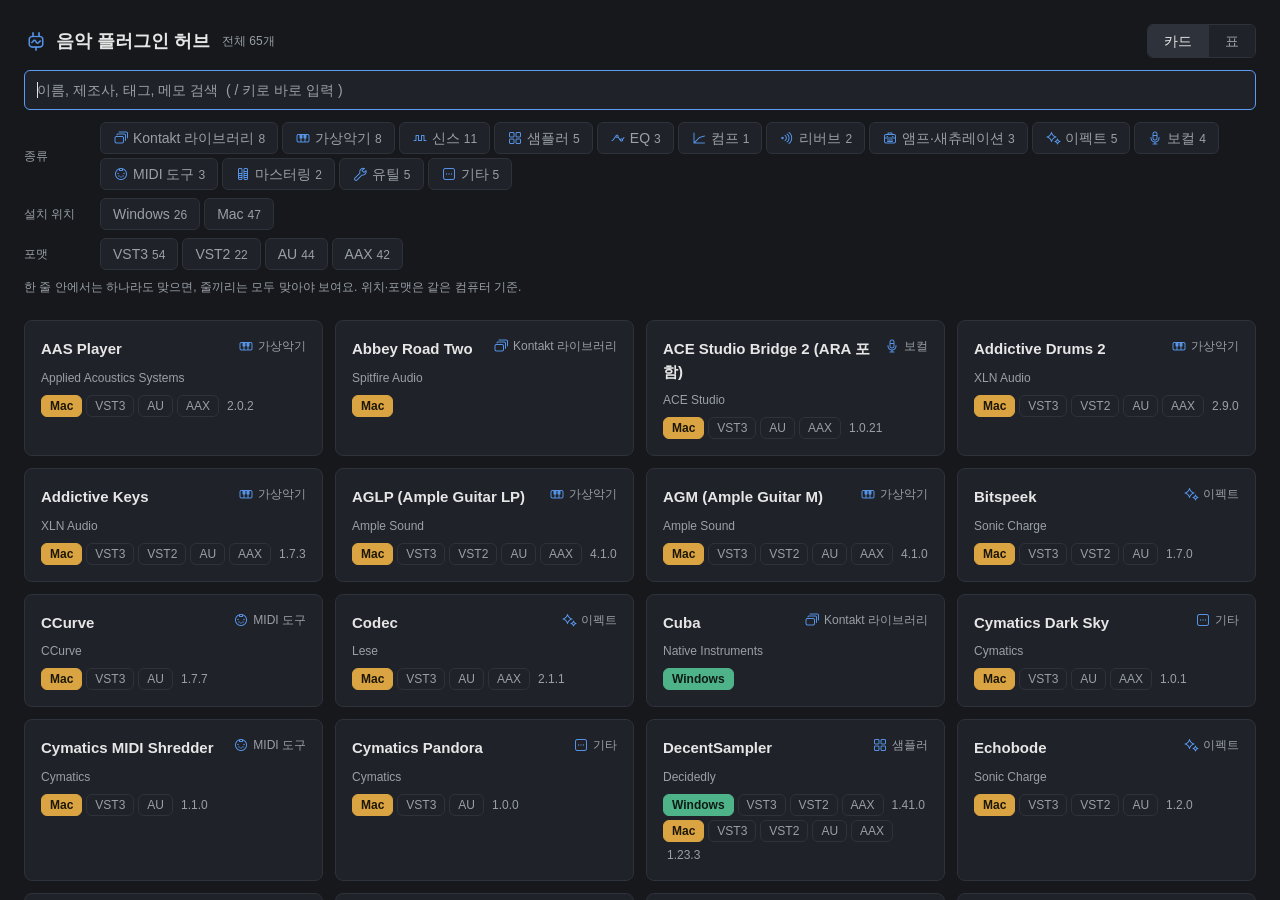
<file: index.html>
<!DOCTYPE html>
<html lang="ko">
<head>
<meta charset="utf-8">
<title>음악 플러그인 허브</title>
<link rel="icon" type="image/png" href="site/icons/logo.png">
<!-- GitHub Pages 첫 주소에서 사이트(site/)로 바로 이동 -->
<meta http-equiv="refresh" content="0; url=site/">
</head>
<body style="background:#16181c;color:#e6e6e6;font-family:sans-serif">
<p><a href="site/" style="color:#5b9cf5">음악 플러그인 허브로 이동</a></p>
</body>
</html>
</file>
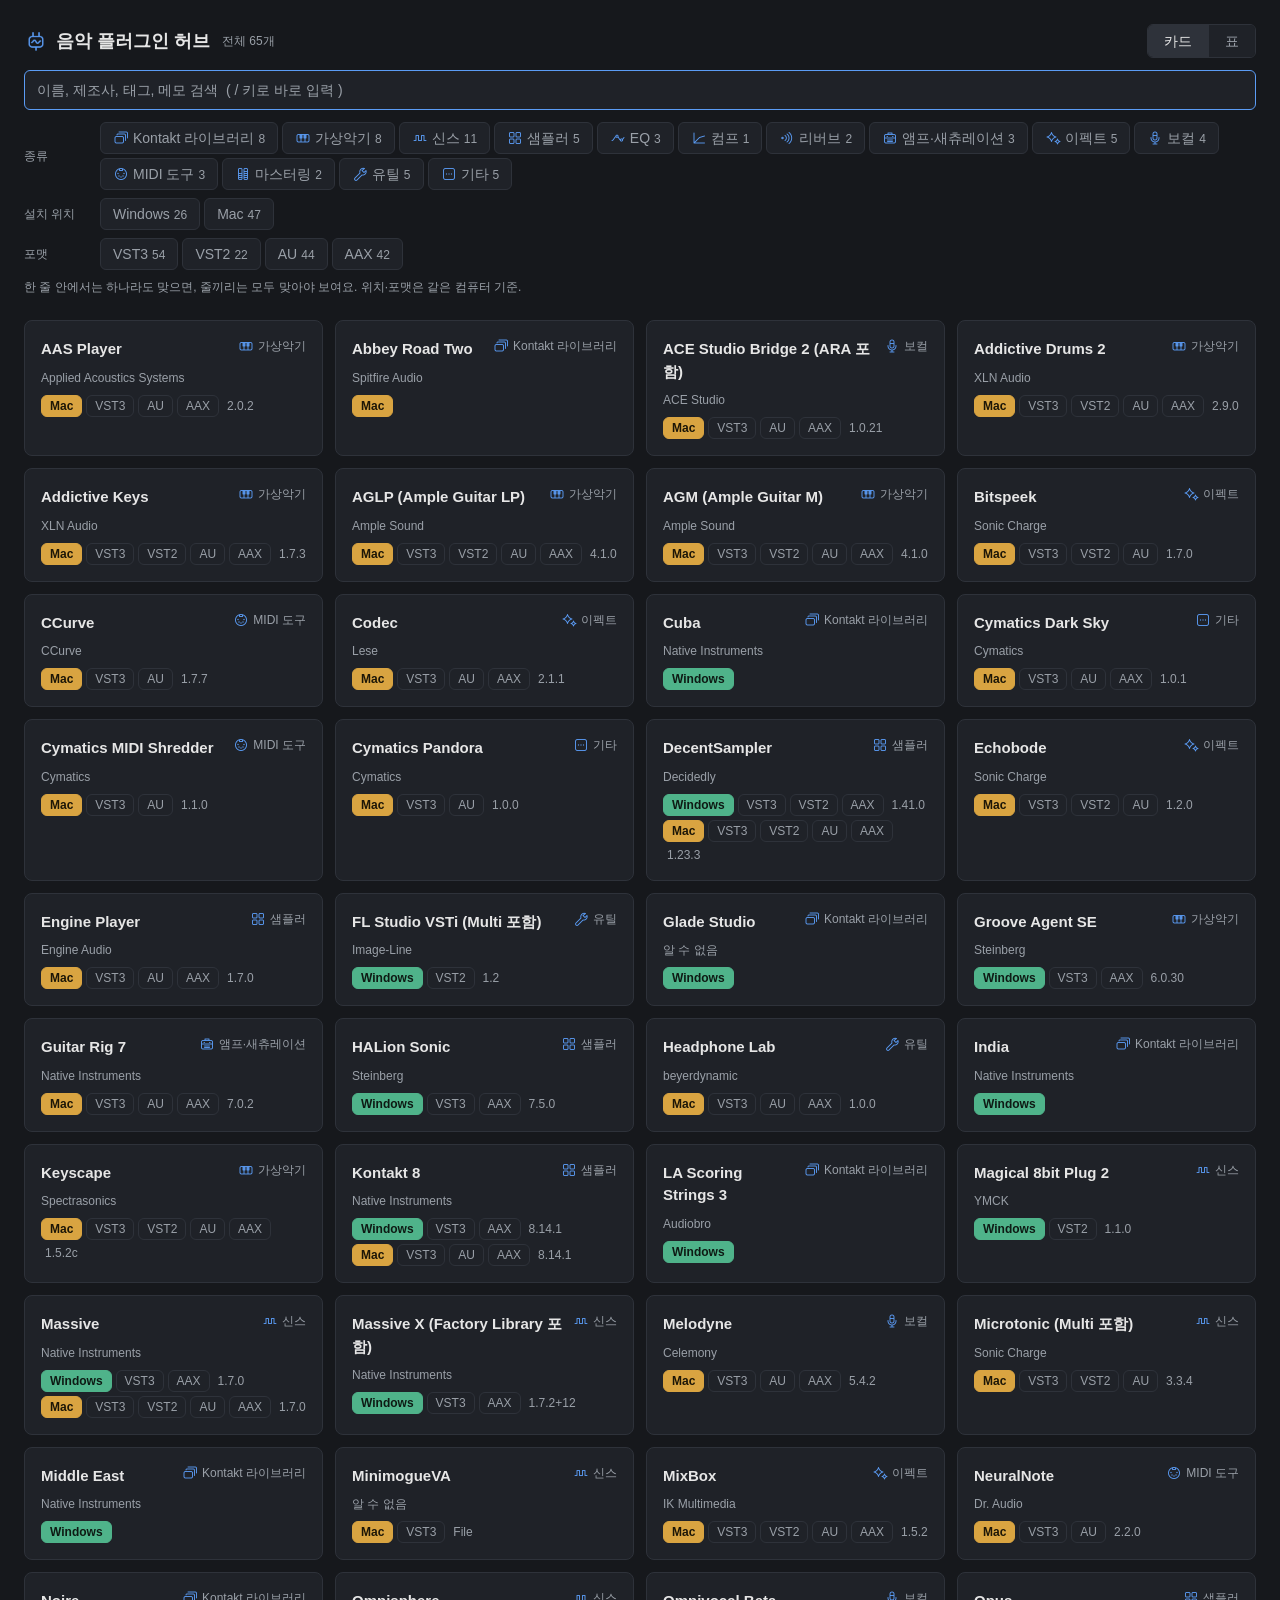
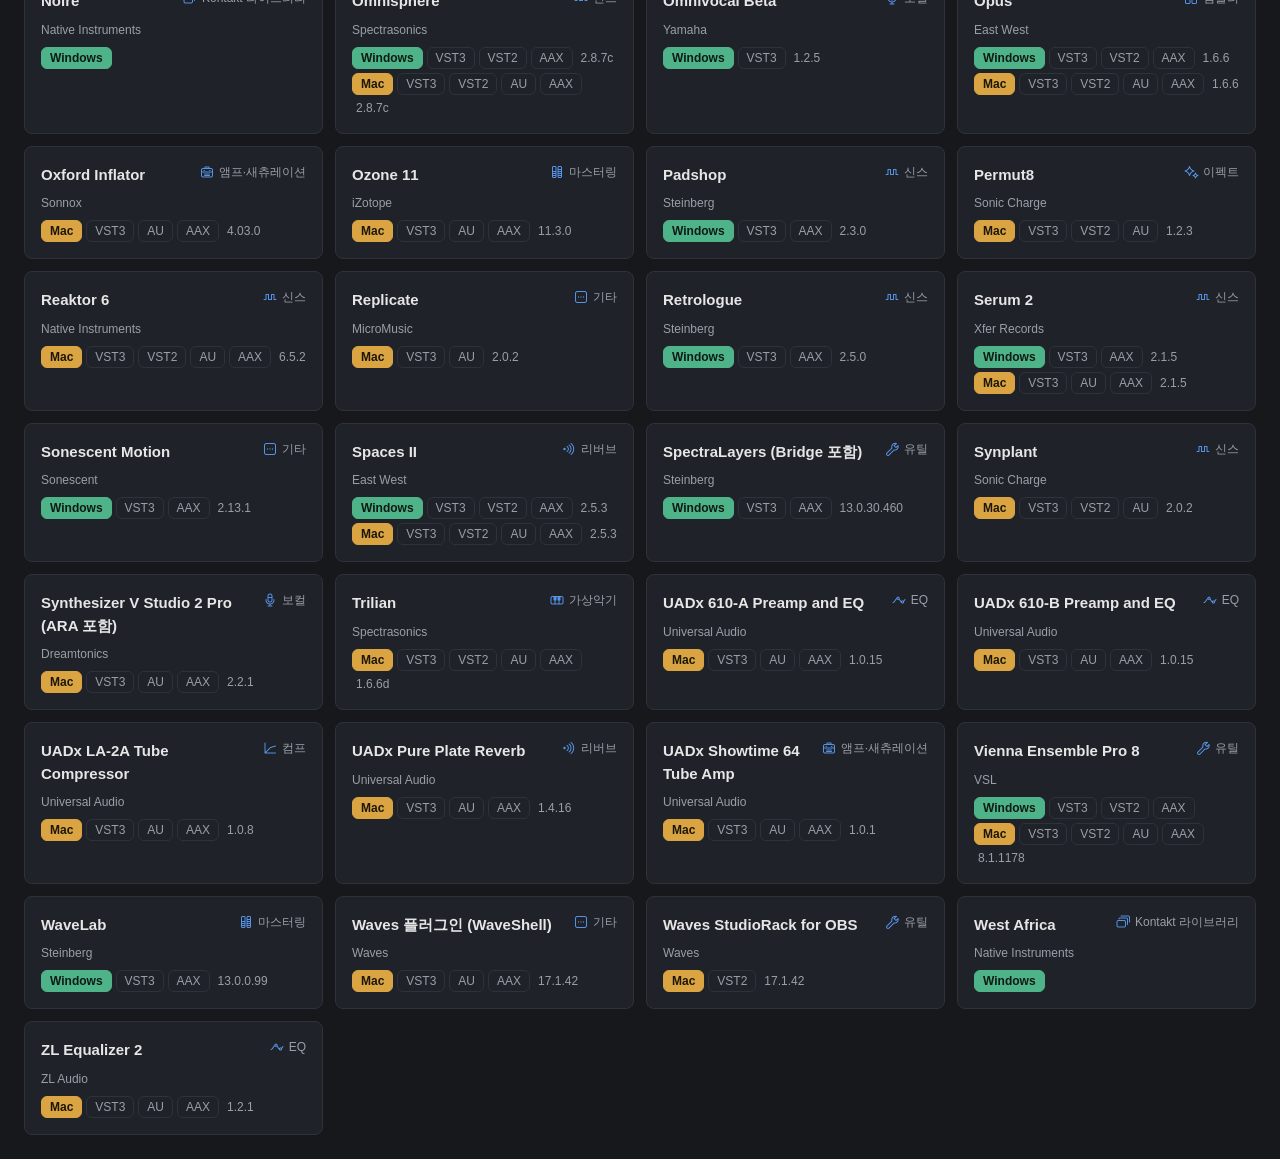
<file: site/index.html>
<!DOCTYPE html>
<html lang="ko">
<head>
<meta charset="utf-8">
<meta name="viewport" content="width=device-width, initial-scale=1">
<title>음악 플러그인 허브</title>
<link rel="icon" type="image/png" href="icons/logo.png">
<link rel="apple-touch-icon" href="icons/logo.png">
<link rel="stylesheet" href="style.css">
</head>
<body>
<header class="top">
  <div class="title-row">
    <h1><img class="logo" src="icons/logo.png" alt="" width="24" height="24">음악 플러그인 허브</h1>
    <span id="count" class="muted" role="status" aria-live="polite"></span>
    <div class="view-toggle" role="group" aria-label="보기 전환">
      <button type="button" data-view="card" aria-pressed="false">카드</button>
      <button type="button" data-view="table" aria-pressed="false">표</button>
    </div>
  </div>
  <label for="search" class="sr-only">플러그인 검색</label>
  <input id="search" type="search" placeholder="이름, 제조사, 태그, 메모 검색  ( / 키로 바로 입력 )" autocomplete="off" autofocus>
  <div class="filters">
    <div class="filter-group" role="group" aria-labelledby="l-type"><span id="l-type" class="filter-label">종류</span><div id="f-type" class="chips"></div></div>
    <div class="filter-group" role="group" aria-labelledby="l-loc"><span id="l-loc" class="filter-label">설치 위치</span><div id="f-loc" class="chips"></div></div>
    <div class="filter-group" role="group" aria-labelledby="l-fmt"><span id="l-fmt" class="filter-label">포맷</span><div id="f-fmt" class="chips"></div></div>
    <div id="g-tag" class="filter-group" role="group" aria-labelledby="l-tag" hidden><span id="l-tag" class="filter-label">태그</span><div id="f-tag" class="chips"></div></div>
    <div class="filter-foot">
      <span class="muted">한 줄 안에서는 하나라도 맞으면, 줄끼리는 모두 맞아야 보여요. 위치·포맷은 같은 컴퓨터 기준.</span>
      <button type="button" id="reset" class="chip" hidden>조건 지우기</button>
    </div>
  </div>
</header>
<main id="list"></main>
<script src="data.js"></script>
<script src="app.js"></script>
</body>
</html>
</file>
<file: site/style.css>
/* 규칙은 design.md 참고 */
:root {
  --bg: #16181c;
  --surface: #1f2228;
  --border: #2e323a;
  --text: #e6e6e6;
  --muted: #9aa0a8;     /* 배경·카드 위 대비 6.0:1 이상 */
  --accent: #5b9cf5;
  --loc-windows: #4fb38a;
  --loc-mac: #d9a441;
  --r-card: 8px;
  --r-ctl: 6px;
}

* { box-sizing: border-box; }
html, body { margin: 0; background: var(--bg); color: var(--text); }
body {
  font: 14px/1.5 -apple-system, BlinkMacSystemFont, "Segoe UI", "Apple SD Gothic Neo", "Malgun Gothic", sans-serif;
  padding: 24px;
  max-width: 1280px;
  margin: 0 auto;
}
button, input { font: inherit; color: inherit; }
.muted { color: var(--muted); font-size: 12px; }
.sr-only {
  position: absolute; width: 1px; height: 1px; padding: 0; margin: -1px;
  overflow: hidden; clip: rect(0 0 0 0); white-space: nowrap; border: 0;
}
:focus-visible { outline: 2px solid var(--accent); outline-offset: 2px; }

/* 상단 */
.top { display: flex; flex-direction: column; gap: 12px; margin-bottom: 24px; }
.title-row { display: flex; align-items: center; gap: 12px; }
h1 { font-size: 18px; margin: 0; white-space: nowrap; display: flex; align-items: center; gap: 8px; }
.logo { width: 24px; height: 24px; flex: none; }
.ico { width: 16px; height: 16px; flex: none; vertical-align: -3px; margin-right: 4px; }
#count { white-space: nowrap; }
.view-toggle { margin-left: auto; display: flex; border: 1px solid var(--border); border-radius: var(--r-ctl); overflow: hidden; }
.view-toggle button { min-height: 32px; padding: 0 16px; white-space: nowrap; background: var(--surface); border: 0; cursor: pointer; color: var(--muted); }
.view-toggle button + button { border-left: 1px solid var(--border); }
.view-toggle button.on { color: var(--text); background: var(--border); }

#search {
  width: 100%; min-height: 40px; padding: 8px 12px;
  background: var(--surface); border: 1px solid var(--border); border-radius: var(--r-ctl);
  outline: none;
}
#search::placeholder { color: var(--muted); opacity: 1; }
#search:focus { border-color: var(--accent); }

.filters { display: flex; flex-direction: column; gap: 8px; }
.filter-group { display: flex; align-items: center; gap: 12px; }
.filter-group[hidden] { display: none; }
.filter-label { width: 64px; flex: none; color: var(--muted); font-size: 12px; }
.chips { display: flex; flex-wrap: wrap; gap: 4px; min-width: 0; }
.chip {
  min-height: 32px; padding: 0 12px; border-radius: var(--r-ctl); white-space: nowrap;
  background: var(--surface); border: 1px solid var(--border); color: var(--muted);
  cursor: pointer; transition: background-color 120ms, color 120ms, border-color 120ms;
}
.chip:hover { color: var(--text); }
.chip.on { border-color: var(--accent); color: var(--text); background: rgba(91, 156, 245, 0.15); }
.chip .n { margin-left: 4px; font-size: 12px; }
.chip.pending { cursor: default; border-style: dashed; }
.chip.pending:hover { color: var(--muted); }
.filter-foot { display: flex; align-items: center; gap: 12px; flex-wrap: wrap; }
.filter-foot .chip[hidden] { display: none; }
#reset { color: var(--text); }

/* 배지·태그 */
.badge { padding: 0 8px; border-radius: var(--r-ctl); font-size: 12px; line-height: 20px; border: 1px solid var(--border); color: var(--muted); }
.badge.loc-windows { color: #0e1a14; background: var(--loc-windows); border-color: var(--loc-windows); font-weight: 600; }
.badge.loc-mac { color: #1c1607; background: var(--loc-mac); border-color: var(--loc-mac); font-weight: 600; }
.installs { display: flex; flex-direction: column; gap: 4px; }
.install { display: flex; flex-wrap: wrap; align-items: center; gap: 4px; }
.install .ver { color: var(--muted); font-size: 12px; margin-left: 4px; }
.tags { display: flex; flex-wrap: wrap; gap: 4px; }
.tag {
  min-height: 32px; display: inline-flex; align-items: center; padding: 0 4px;
  background: none; border: 0; border-radius: var(--r-ctl); color: var(--accent); font-size: 12px; cursor: pointer;
}
.tag:hover { text-decoration: underline; }

/* 카드 */
.cards { display: grid; grid-template-columns: repeat(auto-fill, minmax(260px, 1fr)); gap: 12px; }
.card {
  background: var(--surface); border: 1px solid var(--border); border-radius: var(--r-card);
  padding: 16px; display: flex; flex-direction: column; gap: 8px; min-width: 0;
}
.card h3 { font-size: 15px; margin: 0; overflow-wrap: anywhere; }
.card .head { display: flex; justify-content: space-between; align-items: baseline; gap: 8px; }
.card .type { color: var(--muted); font-size: 12px; white-space: nowrap; display: inline-flex; align-items: center; }
.card .note { margin: 0; overflow-wrap: anywhere; }

/* 표 */
.table-wrap { overflow-x: auto; border: 1px solid var(--border); border-radius: var(--r-card); }
table { width: 100%; border-collapse: collapse; background: var(--surface); }
th, td { text-align: left; padding: 8px 12px; border-bottom: 1px solid var(--border); vertical-align: top; }
tr:last-child td { border-bottom: 0; }
th { font-size: 12px; color: var(--muted); font-weight: 600; white-space: nowrap; }
th button { background: none; border: 0; padding: 0; min-height: 32px; cursor: pointer; color: inherit; font-weight: inherit; }
th button:hover, th.sorted button { color: var(--text); }
td.name { font-weight: 600; min-width: 140px; overflow-wrap: anywhere; }
td.name .tags { margin-top: 4px; font-weight: 400; }

.empty { color: var(--muted); padding: 48px 0; text-align: center; }

/* 좁은 화면 (DAW 옆 작은 창, 휴대폰): 검색과 결과가 먼저 보이게 필터를 한 줄씩 가로로 */
@media (max-width: 640px) {
  body { padding: 12px; }
  .top { gap: 8px; margin-bottom: 12px; }
  h1 { font-size: 15px; gap: 6px; }
  .logo { width: 20px; height: 20px; }
  .title-row { gap: 6px; flex-wrap: wrap; }
  .view-toggle button { padding: 0 8px; }
  .filters { gap: 4px; }
  .filter-group { gap: 8px; }
  .filter-label { width: auto; min-width: 40px; }
  .chips { flex-wrap: nowrap; overflow-x: auto; scrollbar-width: none; }
  .chips::-webkit-scrollbar { display: none; }
  .filter-foot .muted { display: none; }   /* 안내 문구는 넓은 화면에서만 */
  .cards { grid-template-columns: 1fr; }
  th, td { padding: 8px; }
  th:nth-child(n+3), td:nth-child(n+3) { display: none; }   /* 표는 이름·설치만 */
}
</file>
